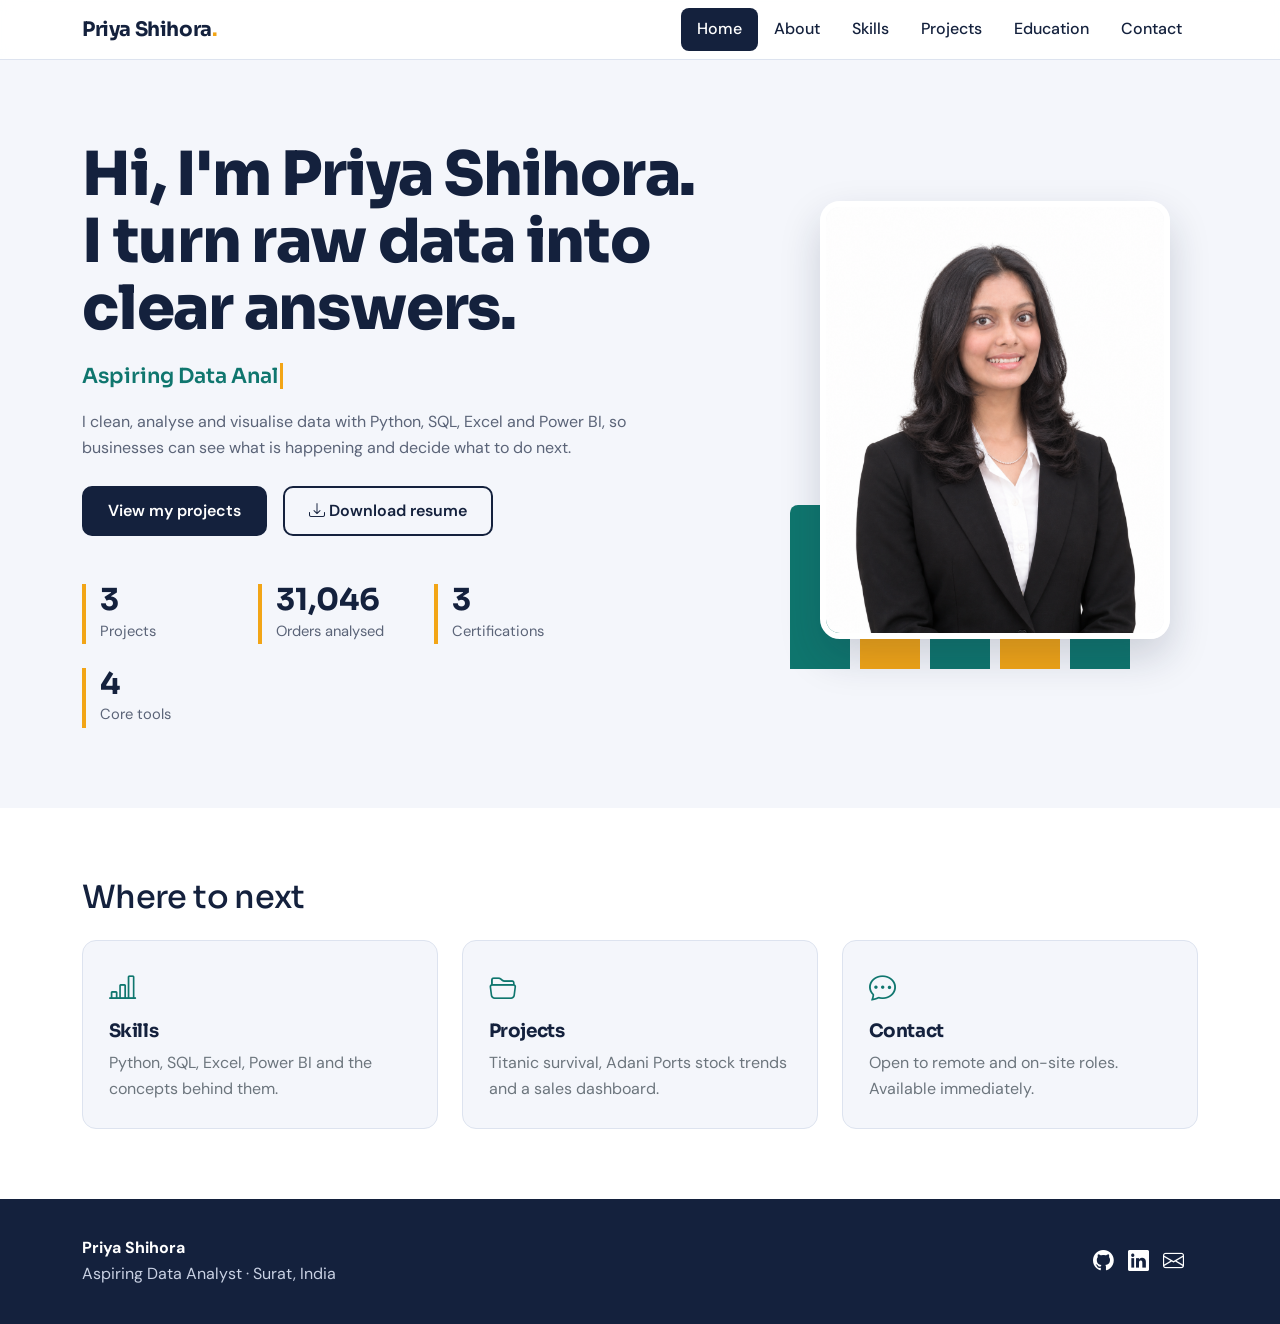
<file: portfolio/index.html>
<!DOCTYPE html>
<html lang="en"><head><meta charset="utf-8"><meta name="viewport" content="width=device-width,initial-scale=1">
<title>Home | Priya Shihora</title><meta name="description" content="Portfolio of Priya Shihora, aspiring data analyst skilled in Python, SQL, Excel and Power BI.">
<link href="https://fonts.googleapis.com/css2?family=DM+Sans:wght@400;500;700&family=Sora:wght@600;700;800&display=swap" rel="stylesheet">
<link href="vendor/bootstrap.min.css" rel="stylesheet">
<link href="vendor/icons/bootstrap-icons.min.css" rel="stylesheet">
<link href="css/style.css" rel="stylesheet"></head><body><div id="nav"></div>
<section class="hero"><div class="container"><div class="row align-items-center g-5">
<div class="col-lg-7 order-2 order-lg-1">
<h1>Hi, I'm Priya Shihora.<br>I turn raw data into clear answers.</h1>
<p class="role"><span id="typed"></span><span class="cursor"></span></p>
<p class="lead-t">I clean, analyse and visualise data with Python, SQL, Excel and Power BI, so businesses can see what is happening and decide what to do next.</p>
<div class="d-flex flex-wrap gap-3 my-4"><a href="projects.html" class="btn btn-main">View my projects</a><a href="resume.pdf" download class="btn btn-out"><i class="bi bi-download me-1"></i>Download resume</a></div>
<div class="row g-4 mt-2">
<div class="col-6 col-md-3 stat"><b data-count="3">0</b><span>Projects</span></div>
<div class="col-6 col-md-3 stat"><b data-count="31046">0</b><span>Orders analysed</span></div>
<div class="col-6 col-md-3 stat"><b data-count="3">0</b><span>Certifications</span></div>
<div class="col-6 col-md-3 stat"><b data-count="4">0</b><span>Core tools</span></div></div></div>
<div class="col-lg-5 order-1 order-lg-2"><div class="photo-wrap"><div class="bars"><i></i><i></i><i></i><i></i><i></i></div><img class="photo" src="images/priya.png" alt="Priya Shihora"></div></div>
</div></div></section>
<section class="sec sec-w"><div class="container"><h2 class="mb-4">Where to next</h2><div class="row g-4">
<div class="col-md-4 rv"><a class="box" href="skills.html"><i class="bi bi-bar-chart-line ic"></i><h3 class="mt-2">Skills</h3><p class="mb-0 text-secondary">Python, SQL, Excel, Power BI and the concepts behind them.</p></a></div>
<div class="col-md-4 rv"><a class="box" href="projects.html"><i class="bi bi-folder2-open ic"></i><h3 class="mt-2">Projects</h3><p class="mb-0 text-secondary">Titanic survival, Adani Ports stock trends and a sales dashboard.</p></a></div>
<div class="col-md-4 rv"><a class="box" href="contact.html"><i class="bi bi-chat-dots ic"></i><h3 class="mt-2">Contact</h3><p class="mb-0 text-secondary">Open to remote and on-site roles. Available immediately.</p></a></div>
</div></div></section>
<div id="foot"></div><script src="vendor/bootstrap.bundle.min.js"></script><script src="js/main.js"></script></body></html>
</file>
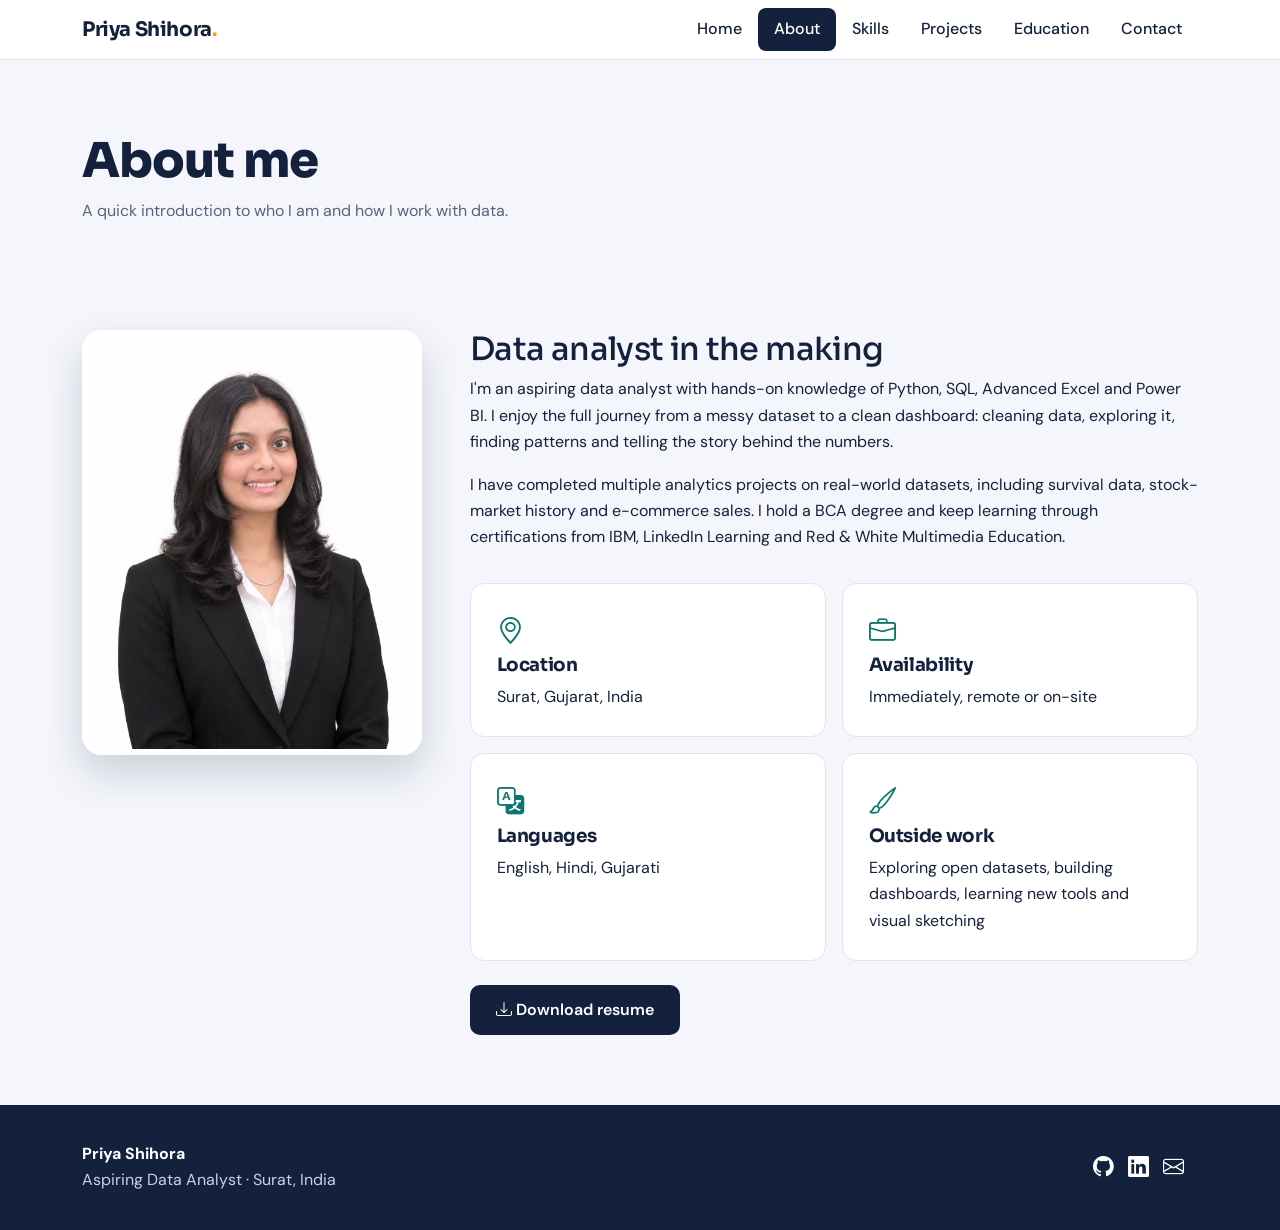
<file: portfolio/about.html>
<!DOCTYPE html>
<html lang="en"><head><meta charset="utf-8"><meta name="viewport" content="width=device-width,initial-scale=1">
<title>About | Priya Shihora</title><meta name="description" content="Portfolio of Priya Shihora, aspiring data analyst skilled in Python, SQL, Excel and Power BI.">
<link href="https://fonts.googleapis.com/css2?family=DM+Sans:wght@400;500;700&family=Sora:wght@600;700;800&display=swap" rel="stylesheet">
<link href="vendor/bootstrap.min.css" rel="stylesheet">
<link href="vendor/icons/bootstrap-icons.min.css" rel="stylesheet">
<link href="css/style.css" rel="stylesheet"></head><body><div id="nav"></div>
<header class="page-head"><div class="container"><h1>About me</h1><p>A quick introduction to who I am and how I work with data.</p></div></header>
<section class="sec"><div class="container"><div class="row g-5 align-items-start">
<div class="col-md-4"><img src="images/priya.png" alt="Priya Shihora" class="photo w-100" style="aspect-ratio:4/5"></div>
<div class="col-md-8"><h2>Data analyst in the making</h2>
<p>I'm an aspiring data analyst with hands-on knowledge of Python, SQL, Advanced Excel and Power BI. I enjoy the full journey from a messy dataset to a clean dashboard: cleaning data, exploring it, finding patterns and telling the story behind the numbers.</p>
<p>I have completed multiple analytics projects on real-world datasets, including survival data, stock-market history and e-commerce sales. I hold a BCA degree and keep learning through certifications from IBM, LinkedIn Learning and Red &amp; White Multimedia Education.</p>
<div class="row g-3 mt-3">
<div class="col-sm-6"><div class="box"><i class="bi bi-geo-alt ic"></i><h3>Location</h3>Surat, Gujarat, India</div></div>
<div class="col-sm-6"><div class="box"><i class="bi bi-briefcase ic"></i><h3>Availability</h3>Immediately, remote or on-site</div></div>
<div class="col-sm-6"><div class="box"><i class="bi bi-translate ic"></i><h3>Languages</h3>English, Hindi, Gujarati</div></div>
<div class="col-sm-6"><div class="box"><i class="bi bi-brush ic"></i><h3>Outside work</h3>Exploring open datasets, building dashboards, learning new tools and visual sketching</div></div>
</div><a href="resume.pdf" download class="btn btn-main mt-4"><i class="bi bi-download me-1"></i>Download resume</a></div>
</div></div></section>
<div id="foot"></div><script src="vendor/bootstrap.bundle.min.js"></script><script src="js/main.js"></script></body></html>
</file>
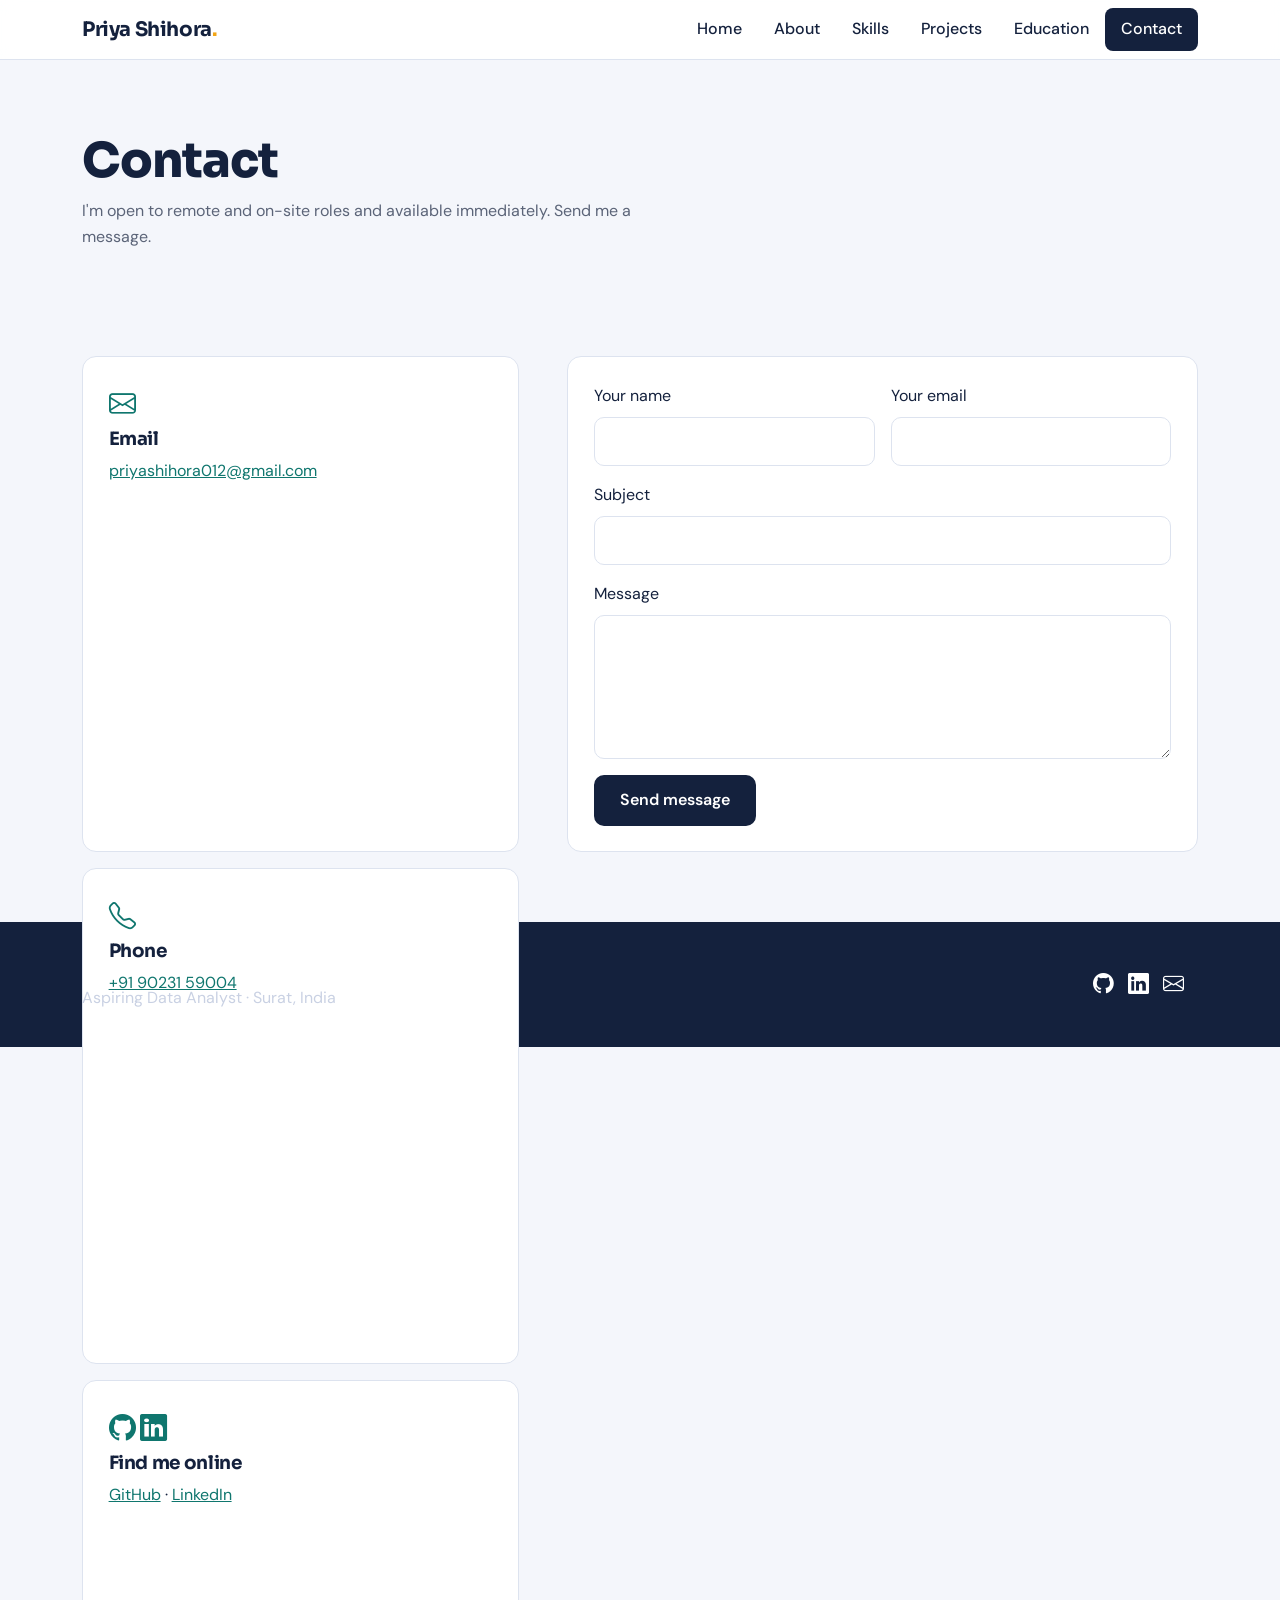
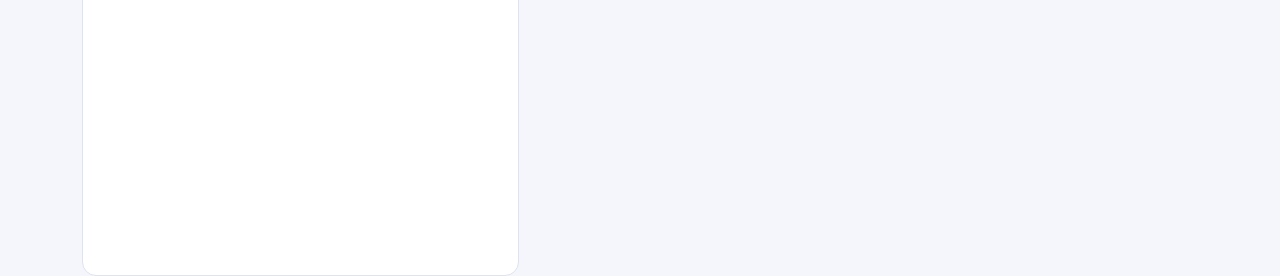
<file: portfolio/contact.html>
<!DOCTYPE html>
<html lang="en"><head><meta charset="utf-8"><meta name="viewport" content="width=device-width,initial-scale=1">
<title>Contact | Priya Shihora</title><meta name="description" content="Portfolio of Priya Shihora, aspiring data analyst skilled in Python, SQL, Excel and Power BI.">
<link href="https://fonts.googleapis.com/css2?family=DM+Sans:wght@400;500;700&family=Sora:wght@600;700;800&display=swap" rel="stylesheet">
<link href="vendor/bootstrap.min.css" rel="stylesheet">
<link href="vendor/icons/bootstrap-icons.min.css" rel="stylesheet">
<link href="css/style.css" rel="stylesheet"></head><body><div id="nav"></div>
<header class="page-head"><div class="container"><h1>Contact</h1><p>I'm open to remote and on-site roles and available immediately. Send me a message.</p></div></header>
<section class="sec"><div class="container"><div class="row g-5">
<div class="col-lg-5">
<div class="box mb-3"><i class="bi bi-envelope ic"></i><h3>Email</h3><a href="mailto:priyashihora012@gmail.com">priyashihora012@gmail.com</a></div>
<div class="box mb-3"><i class="bi bi-telephone ic"></i><h3>Phone</h3><a href="tel:+919023159004">+91 90231 59004</a></div>
<div class="box"><i class="bi bi-github ic"></i> <i class="bi bi-linkedin ic"></i><h3>Find me online</h3><a href="https://github.com/priyashihora" target="_blank">GitHub</a> · <a href="https://www.linkedin.com/in/priyashihora" target="_blank">LinkedIn</a></div></div>
<div class="col-lg-7"><form id="cf" class="box needs-validation" novalidate>
<div class="row g-3"><div class="col-md-6"><label class="form-label" for="n">Your name</label><input id="n" name="name" class="form-control" required></div>
<div class="col-md-6"><label class="form-label" for="e">Your email</label><input id="e" name="email" type="email" class="form-control" required></div>
<div class="col-12"><label class="form-label" for="s">Subject</label><input id="s" name="subject" class="form-control" required></div>
<div class="col-12"><label class="form-label" for="m">Message</label><textarea id="m" name="message" rows="5" class="form-control" required></textarea></div>
<div class="col-12"><button class="btn btn-main" type="submit">Send message</button></div></div></form></div>
</div></div></section>
<div id="foot"></div><script src="vendor/bootstrap.bundle.min.js"></script><script src="js/main.js"></script></body></html>
</file>
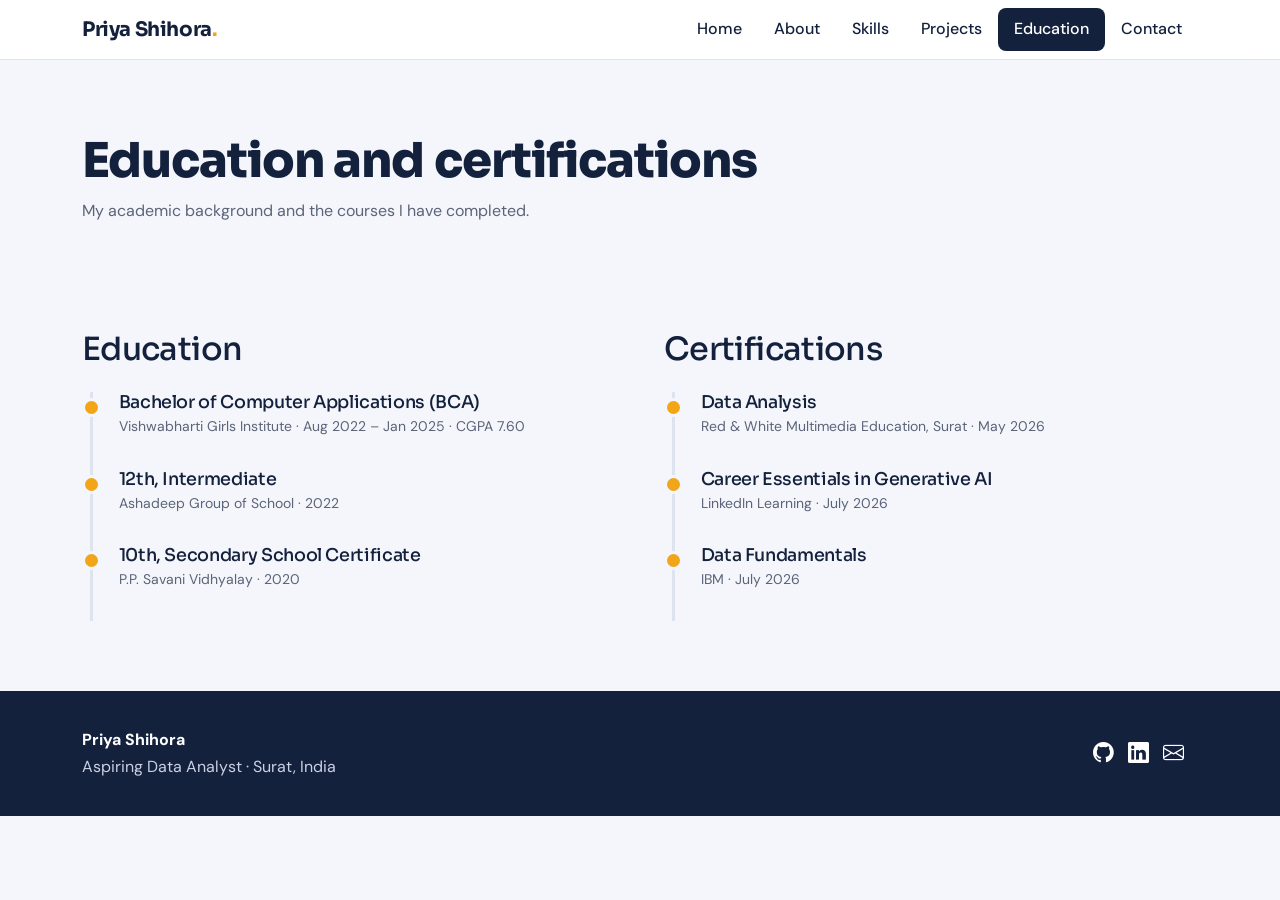
<file: portfolio/education.html>
<!DOCTYPE html>
<html lang="en"><head><meta charset="utf-8"><meta name="viewport" content="width=device-width,initial-scale=1">
<title>Education | Priya Shihora</title><meta name="description" content="Portfolio of Priya Shihora, aspiring data analyst skilled in Python, SQL, Excel and Power BI.">
<link href="https://fonts.googleapis.com/css2?family=DM+Sans:wght@400;500;700&family=Sora:wght@600;700;800&display=swap" rel="stylesheet">
<link href="vendor/bootstrap.min.css" rel="stylesheet">
<link href="vendor/icons/bootstrap-icons.min.css" rel="stylesheet">
<link href="css/style.css" rel="stylesheet"></head><body><div id="nav"></div>
<header class="page-head"><div class="container"><h1>Education and certifications</h1><p>My academic background and the courses I have completed.</p></div></header>
<section class="sec"><div class="container"><div class="row g-5">
<div class="col-md-6"><h2 class="mb-4">Education</h2><div class="tl">
<div><h3>Bachelor of Computer Applications (BCA)</h3><small>Vishwabharti Girls Institute · Aug 2022 – Jan 2025 · CGPA 7.60</small></div>
<div><h3>12th, Intermediate </h3><small>Ashadeep Group of School · 2022</small></div>
<div><h3>10th, Secondary School Certificate</h3><small>P.P. Savani Vidhyalay · 2020</small></div></div></div>
<div class="col-md-6"><h2 class="mb-4">Certifications</h2><div class="tl">
<div><h3>Data Analysis</h3><small>Red &amp; White Multimedia Education, Surat · May 2026</small></div>
<div><h3>Career Essentials in Generative AI</h3><small>LinkedIn Learning · July 2026</small></div>
<div><h3>Data Fundamentals</h3><small>IBM · July 2026</small></div></div></div>
</div></div></section>
<div id="foot"></div><script src="vendor/bootstrap.bundle.min.js"></script><script src="js/main.js"></script></body></html>
</file>
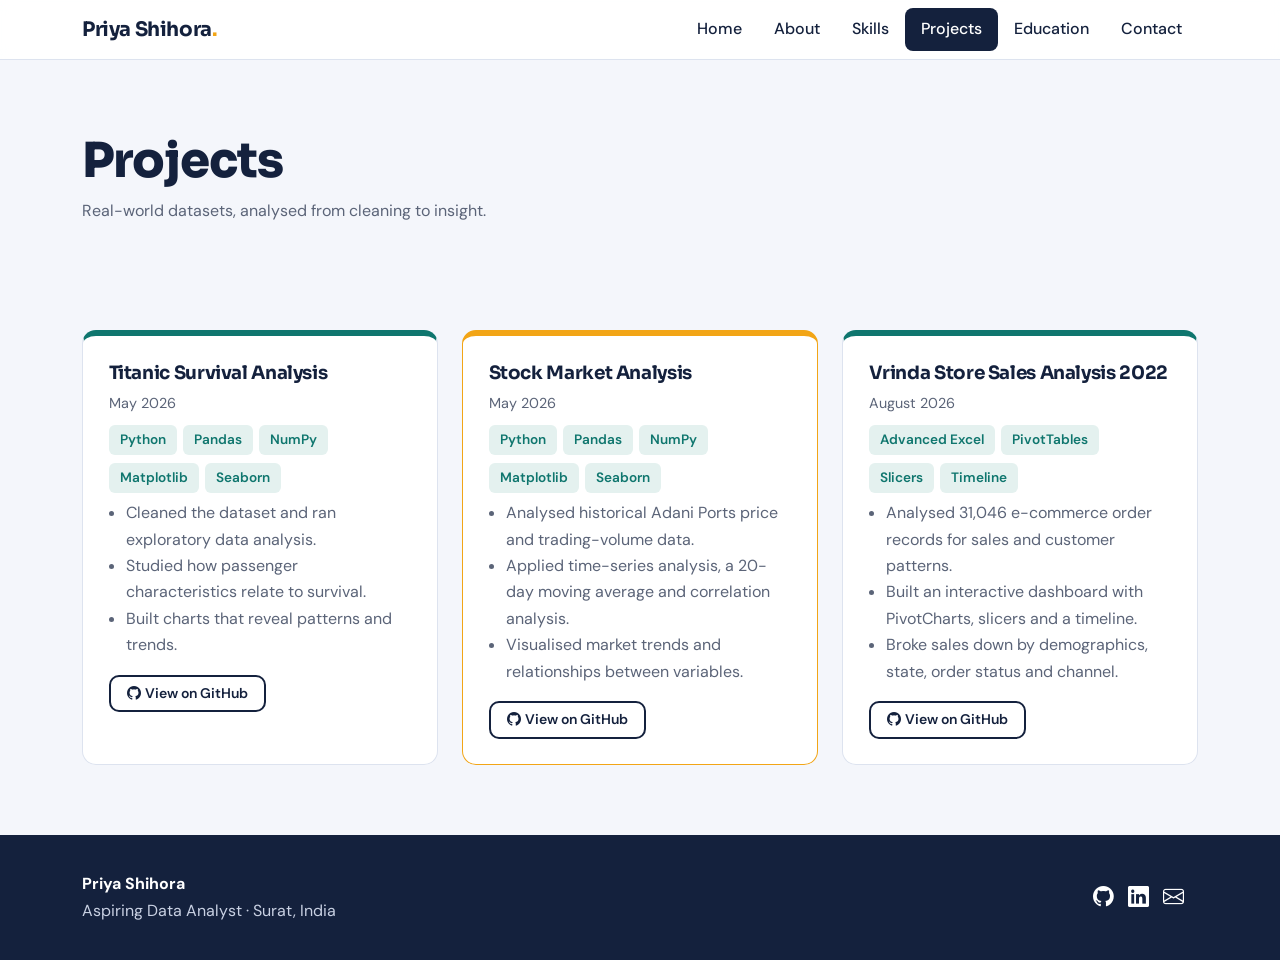
<file: portfolio/projects.html>
<!DOCTYPE html>
<html lang="en"><head><meta charset="utf-8"><meta name="viewport" content="width=device-width,initial-scale=1">
<title>Projects | Priya Shihora</title><meta name="description" content="Portfolio of Priya Shihora, aspiring data analyst skilled in Python, SQL, Excel and Power BI.">
<link href="https://fonts.googleapis.com/css2?family=DM+Sans:wght@400;500;700&family=Sora:wght@600;700;800&display=swap" rel="stylesheet">
<link href="vendor/bootstrap.min.css" rel="stylesheet">
<link href="vendor/icons/bootstrap-icons.min.css" rel="stylesheet">
<link href="css/style.css" rel="stylesheet"></head><body><div id="nav"></div>
<header class="page-head"><div class="container"><h1>Projects</h1><p>Real-world datasets, analysed from cleaning to insight.</p></div></header>
<section class="sec"><div class="container"><div class="row g-4">
<div class="col-lg-4 rv"><div class="box proj"><h3>Titanic Survival Analysis</h3><p class="when">May 2026</p>
<span class="tag">Python</span><span class="tag">Pandas</span><span class="tag">NumPy</span><span class="tag">Matplotlib</span><span class="tag">Seaborn</span>
<ul><li>Cleaned the dataset and ran exploratory data analysis.</li><li>Studied how passenger characteristics relate to survival.</li><li>Built charts that reveal patterns and trends.</li></ul>
<a href="https://github.com/priyashihora" target="_blank" class="btn btn-out btn-sm"><i class="bi bi-github me-1"></i>View on GitHub</a></div></div>
<div class="col-lg-4 rv"><div class="box proj"><h3>Stock Market Analysis</h3><p class="when">May 2026</p>
<span class="tag">Python</span><span class="tag">Pandas</span><span class="tag">NumPy</span><span class="tag">Matplotlib</span><span class="tag">Seaborn</span>
<ul><li>Analysed historical Adani Ports price and trading-volume data.</li><li>Applied time-series analysis, a 20-day moving average and correlation analysis.</li><li>Visualised market trends and relationships between variables.</li></ul>
<a href="https://github.com/priyashihora" target="_blank" class="btn btn-out btn-sm"><i class="bi bi-github me-1"></i>View on GitHub</a></div></div>
<div class="col-lg-4 rv"><div class="box proj"><h3>Vrinda Store Sales Analysis 2022</h3><p class="when">August 2026</p>
<span class="tag">Advanced Excel</span><span class="tag">PivotTables</span><span class="tag">Slicers</span><span class="tag">Timeline</span>
<ul><li>Analysed 31,046 e-commerce order records for sales and customer patterns.</li><li>Built an interactive dashboard with PivotCharts, slicers and a timeline.</li><li>Broke sales down by demographics, state, order status and channel.</li></ul>
<a href="https://github.com/priyashihora" target="_blank" class="btn btn-out btn-sm"><i class="bi bi-github me-1"></i>View on GitHub</a></div></div>
</div></div></section>
<div id="foot"></div><script src="vendor/bootstrap.bundle.min.js"></script><script src="js/main.js"></script></body></html>
</file>
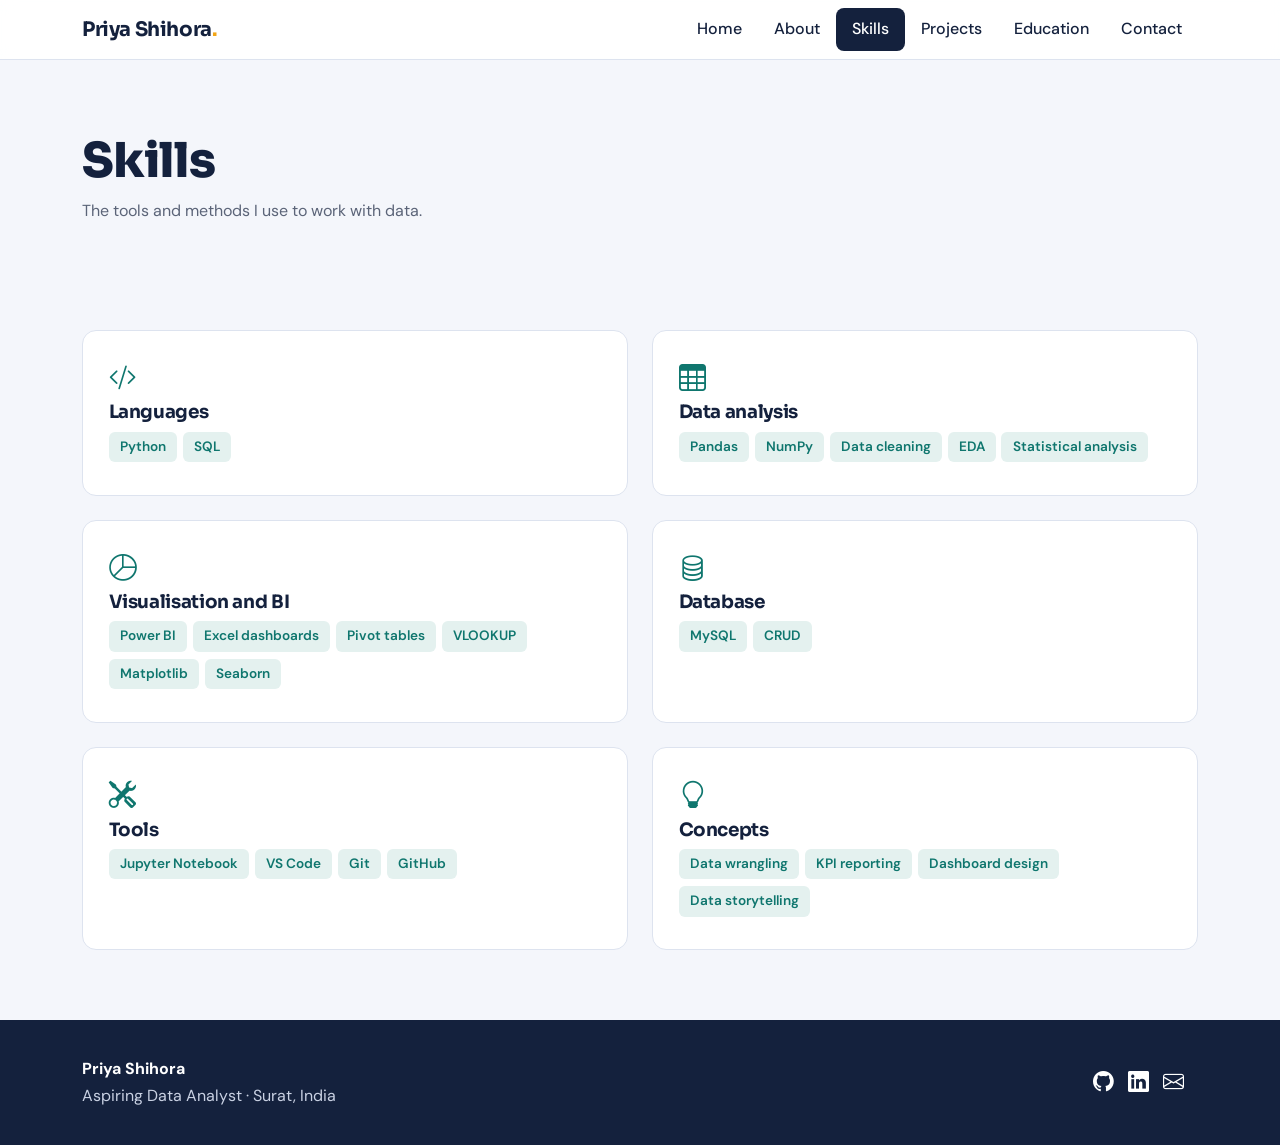
<file: portfolio/skills.html>
<!DOCTYPE html>
<html lang="en"><head><meta charset="utf-8"><meta name="viewport" content="width=device-width,initial-scale=1">
<title>Skills | Priya Shihora</title><meta name="description" content="Portfolio of Priya Shihora, aspiring data analyst skilled in Python, SQL, Excel and Power BI.">
<link href="https://fonts.googleapis.com/css2?family=DM+Sans:wght@400;500;700&family=Sora:wght@600;700;800&display=swap" rel="stylesheet">
<link href="vendor/bootstrap.min.css" rel="stylesheet">
<link href="vendor/icons/bootstrap-icons.min.css" rel="stylesheet">
<link href="css/style.css" rel="stylesheet"></head><body><div id="nav"></div>
<header class="page-head"><div class="container"><h1>Skills</h1><p>The tools and methods I use to work with data.</p></div></header>
<section class="sec"><div class="container"><div class="row g-4">
<div class="col-md-6 rv"><div class="box"><i class="bi bi-code-slash ic"></i><h3>Languages</h3><span class="tag">Python</span><span class="tag">SQL</span></div></div>
<div class="col-md-6 rv"><div class="box"><i class="bi bi-table ic"></i><h3>Data analysis</h3><span class="tag">Pandas</span><span class="tag">NumPy</span><span class="tag">Data cleaning</span><span class="tag">EDA</span><span class="tag">Statistical analysis</span></div></div>
<div class="col-md-6 rv"><div class="box"><i class="bi bi-pie-chart ic"></i><h3>Visualisation and BI</h3><span class="tag">Power BI</span><span class="tag">Excel dashboards</span><span class="tag">Pivot tables</span><span class="tag">VLOOKUP</span><span class="tag">Matplotlib</span><span class="tag">Seaborn</span></div></div>
<div class="col-md-6 rv"><div class="box"><i class="bi bi-database ic"></i><h3>Database</h3><span class="tag">MySQL</span><span class="tag">CRUD</span></div></div>
<div class="col-md-6 rv"><div class="box"><i class="bi bi-tools ic"></i><h3>Tools</h3><span class="tag">Jupyter Notebook</span><span class="tag">VS Code</span><span class="tag">Git</span><span class="tag">GitHub</span></div></div>
<div class="col-md-6 rv"><div class="box"><i class="bi bi-lightbulb ic"></i><h3>Concepts</h3><span class="tag">Data wrangling</span><span class="tag">KPI reporting</span><span class="tag">Dashboard design</span><span class="tag">Data storytelling</span></div></div>
</div></div></section>
<div id="foot"></div><script src="vendor/bootstrap.bundle.min.js"></script><script src="js/main.js"></script></body></html>
</file>
<file: portfolio/css/style.css>
:root{--ink:#14213d;--teal:#0f766e;--gold:#f2a516;--bg:#f4f6fb;--mut:#5b6478;--line:#dde3ef}
html{scroll-behavior:smooth}
body{font-family:'DM Sans',sans-serif;background:var(--bg);color:var(--ink);padding-top:72px;line-height:1.65}
h1,h2,h3,h4,.navbar-brand{font-family:'Sora',sans-serif;letter-spacing:-.02em}
a{color:var(--teal)}
:focus-visible{outline:3px solid var(--gold);outline-offset:2px}
.navbar{background:rgba(255,255,255,.92);backdrop-filter:blur(8px);border-bottom:1px solid var(--line)}
.navbar-brand{font-weight:700;color:var(--ink)}.navbar-brand span{color:var(--gold)}
.nav-link{color:var(--ink);font-weight:500;padding:.5rem 1rem!important;border-radius:8px}
.nav-link:hover{color:var(--teal)}
.nav-link.active{background:var(--ink);color:#fff!important}
.navbar-toggler{border:0;font-size:1.8rem;padding:0}
.btn-main{background:var(--ink);color:#fff;border-radius:10px;padding:.7rem 1.5rem;font-weight:600;border:2px solid var(--ink)}
.btn-main:hover{background:var(--teal);border-color:var(--teal);color:#fff}
.btn-out{border:2px solid var(--ink);color:var(--ink);border-radius:10px;padding:.7rem 1.5rem;font-weight:600}
.btn-out:hover{background:var(--ink);color:#fff}
.btn-sm{padding:.4rem 1rem}
.hero{padding:70px 0 80px}
.hero h1{font-size:clamp(2.3rem,5vw,3.8rem);font-weight:800;line-height:1.1}
.role{font-family:'Sora';font-size:1.3rem;color:var(--teal);min-height:2rem;font-weight:600;margin-top:1rem}
.cursor{border-right:3px solid var(--gold);margin-left:2px;animation:bl 1s steps(1) infinite}
@keyframes bl{50%{border-color:transparent}}
.lead-t{color:var(--mut);max-width:34em}
.photo-wrap{position:relative;max-width:380px;margin:auto;padding:0 0 30px 30px}
.bars{position:absolute;left:0;bottom:0;right:40px;height:78%;display:flex;align-items:flex-end;gap:10px;z-index:0}
.bars i{flex:1;border-radius:8px 8px 0 0;background:var(--teal)}
.bars i:nth-child(1){height:45%}.bars i:nth-child(2){height:70%;background:var(--gold)}
.bars i:nth-child(3){height:55%}.bars i:nth-child(4){height:92%;background:var(--gold)}.bars i:nth-child(5){height:100%}
.photo{position:relative;z-index:1;width:100%;aspect-ratio:4/5;object-fit:cover;object-position:top;border-radius:20px;border:6px solid #fff;box-shadow:0 18px 40px rgba(20,33,61,.18)}
.stat{border-left:4px solid var(--gold);padding-left:14px;margin-left:12px}
.stat b{font-family:'Sora';font-size:1.9rem;display:block;line-height:1.1}
.stat span{color:var(--mut);font-size:.92rem}
.sec{padding:70px 0}.sec-w{background:#fff}
.page-head{padding:60px 0 20px}
.page-head h1{font-size:clamp(2rem,4vw,3rem);font-weight:800}
.page-head p{color:var(--mut);max-width:38em}
.box{background:#fff;border:1px solid var(--line);border-radius:14px;padding:1.6rem;height:100%}
.sec-w .box{background:var(--bg)}
.box h3{font-size:1.15rem;font-weight:700}
.ic{font-size:1.7rem;color:var(--teal)}
a.box{text-decoration:none;color:inherit;display:block;transition:border-color .2s,transform .2s}
a.box:hover{border-color:var(--teal);transform:translateY(-3px)}
.tag{display:inline-block;background:#e4f1ef;color:var(--teal);font-weight:600;font-size:.85rem;padding:.25rem .7rem;border-radius:6px;margin:0 .35rem .45rem 0}
.proj{border-top:6px solid var(--teal)}.col-lg-4:nth-child(2) .proj{border-color:var(--gold)}
.proj ul{padding-left:1.1rem;color:var(--mut)}
.proj .when{color:var(--mut);font-size:.9rem;margin-bottom:.6rem}
.tl{border-left:3px solid var(--line);margin-left:8px}
.tl>div{position:relative;padding:0 0 1.8rem 1.6rem}
.tl>div::before{content:"";position:absolute;left:-11px;top:6px;width:19px;height:19px;border-radius:50%;background:var(--gold);border:3px solid var(--bg)}
.tl h3{font-size:1.1rem;margin:0}.tl small{color:var(--mut)}
.form-control{border-radius:10px;padding:.7rem 1rem;border:1px solid var(--line)}
.form-control:focus{border-color:var(--teal);box-shadow:0 0 0 .2rem rgba(15,118,110,.18)}
footer{background:var(--ink);color:#c9d1e3;padding:36px 0}
footer a{color:#fff;font-size:1.3rem;margin-right:14px}footer a:hover{color:var(--gold)}
.rv{opacity:0;transform:translateY(14px);transition:.6s}.rv.on{opacity:1;transform:none}
@media(prefers-reduced-motion:reduce){*{transition:none!important;animation:none!important}.rv{opacity:1;transform:none}}
</file>
